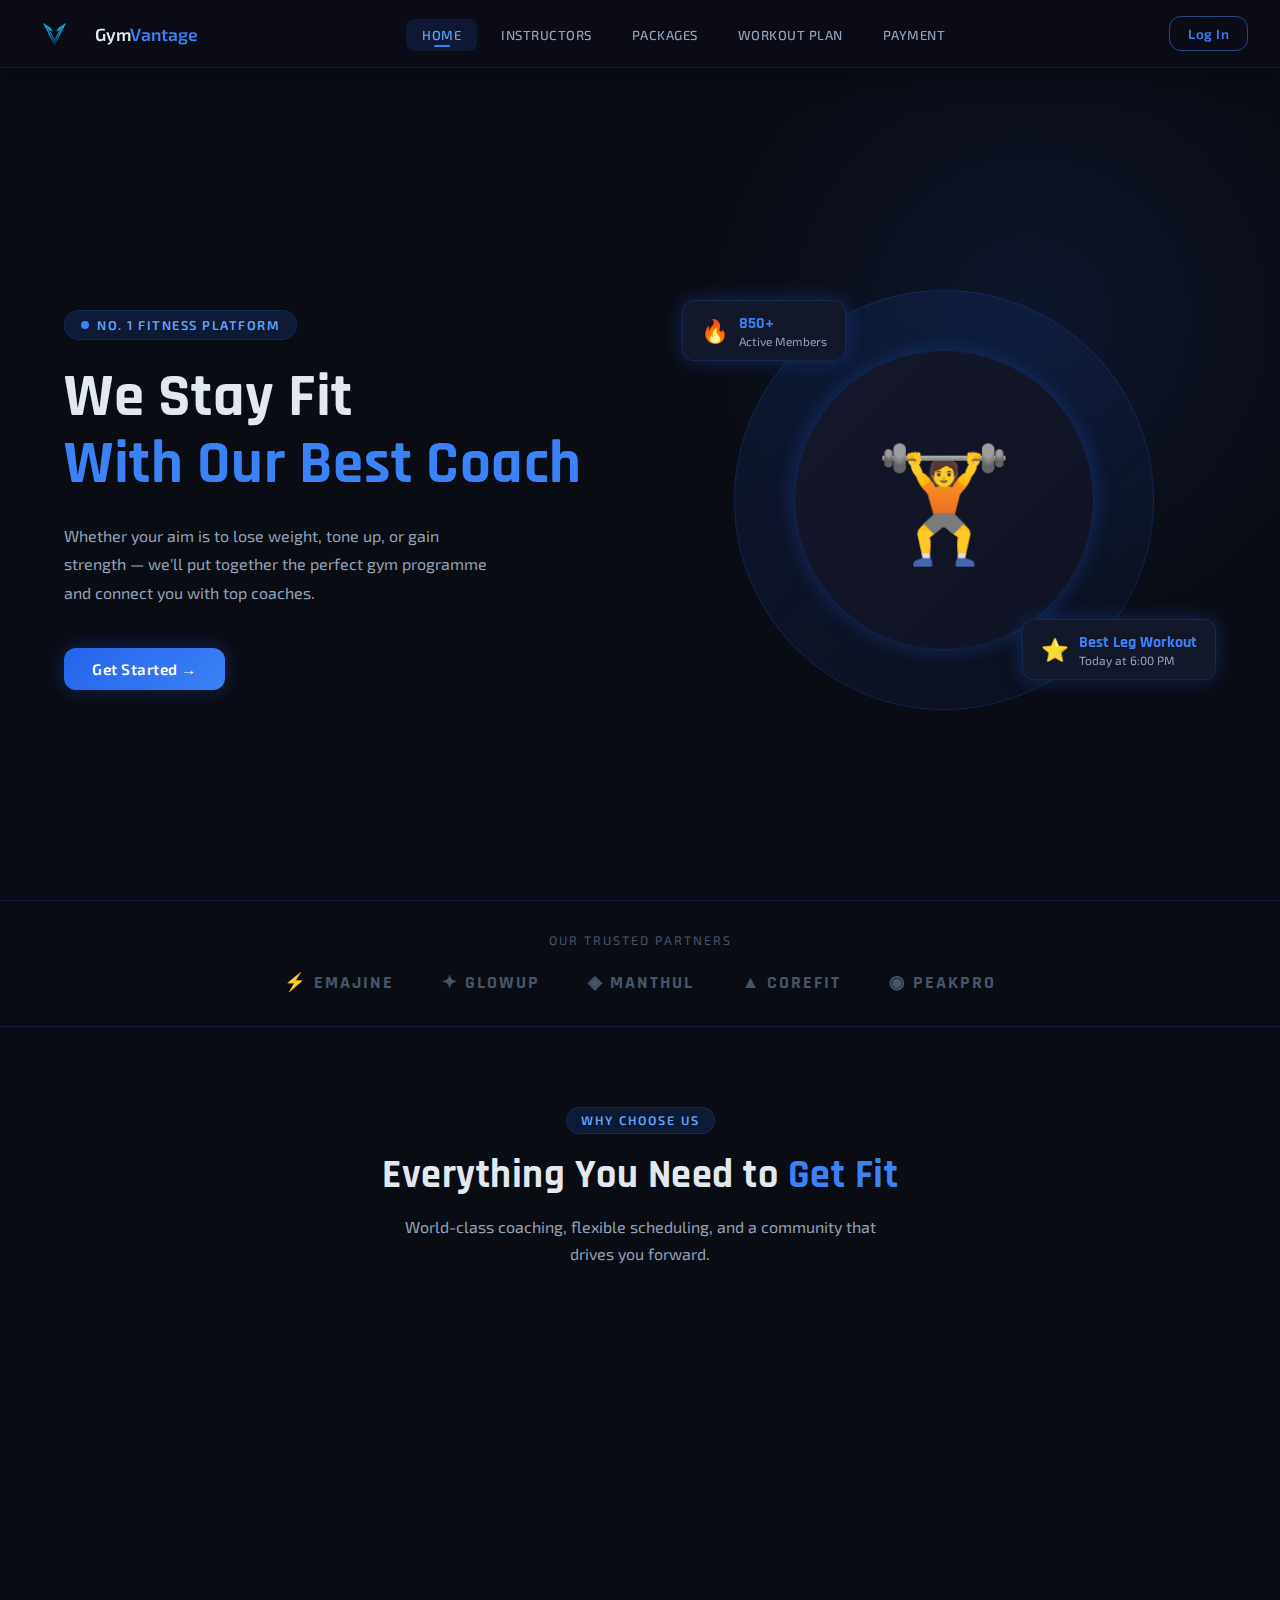
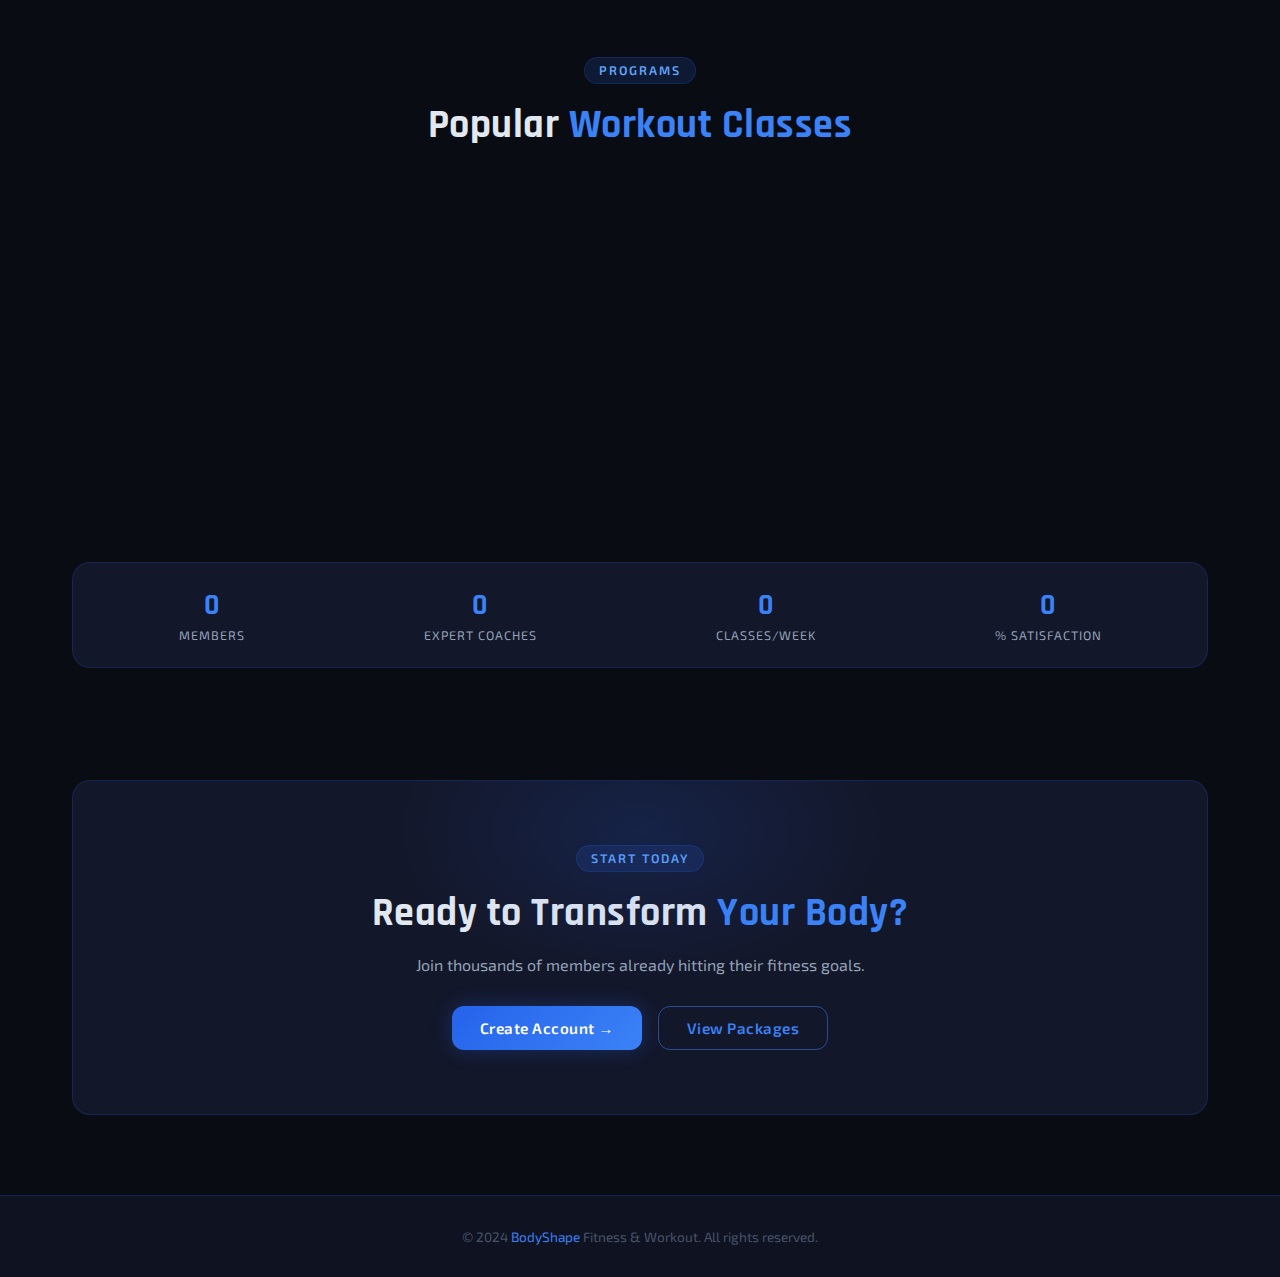
<file: index.html>
<!DOCTYPE html>
<html lang="en">
<head>
  <meta charset="UTF-8" />
  <meta name="viewport" content="width=device-width, initial-scale=1.0"/>
  <title>GymShape — Fitness & Workout</title>
  <link rel="stylesheet" href="css/style.css"/>
  <style>
    /* ===== HERO ===== */
    .hero {
      min-height: calc(100vh - 68px);
      display: grid;
      grid-template-columns: 1fr 1fr;
      align-items: center;
      gap: 4rem;
      padding: 5rem 4rem 3rem;
      position: relative;
      overflow: hidden;
    }
    .hero::before {
      content: '';
      position: absolute;
      top: -100px; right: -100px;
      width: 700px; height: 700px;
      background: radial-gradient(circle, rgba(37,99,235,0.1) 0%, transparent 65%);
      pointer-events: none;
    }
    .hero-tag {
      display: inline-flex;
      align-items: center;
      gap: 8px;
      background: var(--blue-dim);
      border: 1px solid var(--border);
      color: var(--blue-glow);
      padding: 6px 16px;
      border-radius: 20px;
      font-size: 0.8rem;
      font-weight: 600;
      text-transform: uppercase;
      letter-spacing: 1.5px;
      margin-bottom: 1.5rem;
    }
    .hero-tag span { width:8px; height:8px; background:var(--blue-light); border-radius:50%; animation: glowPulse 2s ease infinite; }
    .hero-title {
      font-size: 3.8rem;
      line-height: 1.1;
      margin-bottom: 1.5rem;
    }
    .hero-title .line2 { color: var(--blue-light); }
    .hero-subtitle {
      color: var(--text-secondary);
      font-size: 1rem;
      line-height: 1.8;
      margin-bottom: 2.5rem;
      max-width: 440px;
    }
    .hero-actions {
      display: flex;
      gap: 1rem;
      align-items: center;
    }
    .play-btn {
      display: flex;
      align-items: center;
      gap: 10px;
      color: var(--text-secondary);
      font-weight: 500;
      font-size: 0.9rem;
      transition: var(--transition);
      cursor: pointer;
    }
    .play-btn:hover { color: var(--blue-glow); }
    .play-icon {
      width: 44px; height: 44px;
      border: 1.5px solid var(--border-hover);
      border-radius: 50%;
      display: flex; align-items: center; justify-content: center;
      transition: var(--transition);
      font-size: 0.9rem;
    }
    .play-btn:hover .play-icon {
      background: var(--blue-dim);
      border-color: var(--blue-glow);
      box-shadow: var(--shadow-blue);
    }
    .hero-visual {
      position: relative;
      display: flex;
      align-items: center;
      justify-content: center;
      height: 520px;
    }
    .hero-bg-circle {
      width: 420px; height: 420px;
      border-radius: 50%;
      background: linear-gradient(135deg, rgba(37,99,235,0.12) 0%, rgba(37,99,235,0.04) 100%);
      border: 1px solid var(--border);
      display: flex; align-items: center; justify-content: center;
      position: relative;
      animation: float 6s ease-in-out infinite;
    }
    .hero-inner-circle {
      width: 300px; height: 300px;
      border-radius: 50%;
      background: linear-gradient(135deg, var(--bg-card), var(--bg-secondary));
      border: 1px solid var(--border);
      display: flex; align-items: center; justify-content: center;
      font-size: 7rem;
      box-shadow: var(--shadow-blue);
    }
    .hero-float-badge {
      position: absolute;
      background: var(--bg-card);
      border: 1px solid var(--border);
      border-radius: var(--radius);
      padding: 12px 18px;
      box-shadow: var(--shadow-blue);
      display: flex; align-items: center; gap: 10px;
      backdrop-filter: blur(8px);
      animation: float 4s ease-in-out infinite;
    }
    .hero-float-badge.b1 { top: 60px; left: 10px; animation-delay: 0s; }
    .hero-float-badge.b2 { bottom: 80px; right: 0px; animation-delay: 1.5s; }
    .badge-icon { font-size: 1.4rem; }
    .badge-text-sm { font-size: 0.75rem; color: var(--text-secondary); }
    .badge-text-lg { font-size: 1rem; font-weight: 700; color: var(--blue-light); font-family: 'Rajdhani', sans-serif; }
    /* ===== PARTNERS ===== */
    .partners {
      padding: 2rem 4rem;
      border-top: 1px solid var(--border);
      border-bottom: 1px solid var(--border);
    }
    .partners-label {
      font-size: 0.78rem;
      text-transform: uppercase;
      letter-spacing: 2px;
      color: var(--text-muted);
      margin-bottom: 1.5rem;
      text-align: center;
    }
    .partners-row {
      display: flex;
      justify-content: center;
      gap: 3rem;
      align-items: center;
      flex-wrap: wrap;
    }
    .partner-item {
      color: var(--text-muted);
      font-family: 'Rajdhani', sans-serif;
      font-size: 1.1rem;
      font-weight: 700;
      letter-spacing: 2px;
      text-transform: uppercase;
      transition: var(--transition);
      cursor: default;
    }
    .partner-item:hover { color: var(--blue-light); }
    /* ===== FEATURES ===== */
    .feature-card {
      padding: 2rem;
      text-align: center;
    }
    .feature-icon {
      width: 64px; height: 64px;
      background: var(--blue-dim);
      border: 1px solid var(--border);
      border-radius: 16px;
      display: flex; align-items: center; justify-content: center;
      font-size: 1.8rem;
      margin: 0 auto 1.2rem;
      transition: var(--transition);
    }
    .feature-card:hover .feature-icon {
      background: linear-gradient(135deg, var(--blue-accent), var(--blue-light));
      box-shadow: var(--shadow-blue);
      transform: scale(1.1) rotate(-5deg);
    }
    .feature-title {
      font-size: 1.2rem;
      margin-bottom: 0.5rem;
    }
    .feature-desc {
      color: var(--text-secondary);
      font-size: 0.88rem;
      line-height: 1.7;
    }
    /* ===== WORKOUT CLASSES ===== */
    .class-card {
      position: relative;
      overflow: hidden;
    }
    .class-emoji {
      font-size: 3rem;
      margin-bottom: 1rem;
      display: block;
      transition: var(--transition);
    }
    .class-card:hover .class-emoji { transform: scale(1.15); }
    .class-title { font-size: 1.3rem; margin-bottom: 0.4rem; }
    .class-meta { color: var(--text-muted); font-size: 0.82rem; text-transform: uppercase; letter-spacing: 1px; }
    /* ===== CTA ===== */
    .cta-section {
      background: var(--bg-card);
      border: 1px solid var(--border);
      border-radius: var(--radius-lg);
      padding: 4rem;
      text-align: center;
      position: relative;
      overflow: hidden;
    }
    .cta-section::before {
      content: '';
      position: absolute;
      top: -100px; left: 50%; transform: translateX(-50%);
      width: 500px; height: 300px;
      background: radial-gradient(ellipse, rgba(37,99,235,0.15) 0%, transparent 70%);
    }
    .cta-title { font-size: 2.5rem; margin-bottom: 1rem; }
    .cta-subtitle { color: var(--text-secondary); margin-bottom: 2rem; }
    /* ===== FOOTER ===== */
    footer {
      background: var(--bg-secondary);
      border-top: 1px solid var(--border);
      padding: 2rem 4rem;
      text-align: center;
      color: var(--text-muted);
      font-size: 0.85rem;
    }
    footer span { color: var(--blue-light); }
  </style>
</head>
<body>
  <!-- NAVBAR -->
  <nav class="navbar">
  <a href="index.html" class="navbar-brand">
    <img src="Images/Vantage.png" alt="Vantage Logo" style="height:45px;">
    <span style="font-weight:600;font-size:1.1rem;margin-left:8px;">
      Gym<span style="color:var(--blue-light)">Vantage</span>
    </span>
  </a>
    <ul class="navbar-nav">
      <li><a href="index.html" class="nav-link active">Home</a></li>
      <li><a href="pages/instructors.html" class="nav-link">Instructors</a></li>
      <li><a href="pages/packages.html" class="nav-link">Packages</a></li>
      <li><a href="pages/workout-plan.html" class="nav-link">Workout Plan</a></li>
      <li><a href="pages/payment.html" class="nav-link">Payment</a></li>
    </ul>
    <div style="display:flex;gap:0.75rem;align-items:center;">
      <a href="pages/login.html" class="btn btn-outline" style="padding:8px 18px;font-size:0.85rem;">Log In</a>
    </div>
  </nav>

  <div class="page-wrapper">
    <!-- HERO -->
    <section class="hero">
      <div class="hero-content">
        <div class="hero-tag"><span></span> No. 1 Fitness Platform</div>
        <h1 class="hero-title animate-fade-up">
          We Stay Fit<br/>
          <span class="line2">With Our Best Coach</span>
        </h1>
        <p class="hero-subtitle animate-fade-up animate-delay-1">
          Whether your aim is to lose weight, tone up, or gain strength — we'll put together the perfect gym programme and connect you with top coaches.
        </p>
        <div class="hero-actions animate-fade-up animate-delay-2">
          <a href="pages/register.html" class="btn btn-primary">Get Started →</a>
        </div>
      </div>
      <div class="hero-visual">
        <div class="hero-bg-circle">
          <div class="hero-inner-circle">🏋️</div>
        </div>
        <div class="hero-float-badge b1">
          <div class="badge-icon">🔥</div>
          <div>
            <div class="badge-text-lg">850+</div>
            <div class="badge-text-sm">Active Members</div>
          </div>
        </div>
        <div class="hero-float-badge b2">
          <div class="badge-icon">⭐</div>
          <div>
            <div class="badge-text-lg">Best Leg Workout</div>
            <div class="badge-text-sm">Today at 6:00 PM</div>
          </div>
        </div>
      </div>
    </section>

    <!-- PARTNERS -->
    <div class="partners">
      <div class="partners-label">Our Trusted Partners</div>
      <div class="partners-row">
        <span class="partner-item">⚡ emajine</span>
        <span class="partner-item">✦ GlowUP</span>
        <span class="partner-item">◈ manthul</span>
        <span class="partner-item">▲ CoreFit</span>
        <span class="partner-item">◉ PeakPro</span>
      </div>
    </div>

    <!-- FEATURES -->
    <section class="section">
      <div class="section-header">
        <div class="section-tag">Why Choose Us</div>
        <h2 class="section-title">Everything You Need to <span>Get Fit</span></h2>
        <p class="section-subtitle">World-class coaching, flexible scheduling, and a community that drives you forward.</p>
      </div>
      <div class="grid-4">
        <div class="card feature-card">
          <div class="feature-icon">🏆</div>
          <h4 class="feature-title">Expert Coaches</h4>
          <p class="feature-desc">Certified professionals with 10+ years of experience in fitness and nutrition.</p>
        </div>
        <div class="card feature-card">
          <div class="feature-icon">📅</div>
          <h4 class="feature-title">Flexible Schedule</h4>
          <p class="feature-desc">Book sessions 24/7 and train at your own pace with personalized plans.</p>
        </div>
        <div class="card feature-card">
          <div class="feature-icon">💊</div>
          <h4 class="feature-title">Nutrition Plans</h4>
          <p class="feature-desc">Custom meal plans designed to complement your specific workout goals.</p>
        </div>
        <div class="card feature-card">
          <div class="feature-icon">📊</div>
          <h4 class="feature-title">Track Progress</h4>
          <p class="feature-desc">Monitor your growth with detailed analytics and weekly reports.</p>
        </div>
      </div>
    </section>

    <!-- CLASSES -->
    <section class="section" style="padding-top:0;">
      <div class="section-header">
        <div class="section-tag">Programs</div>
        <h2 class="section-title">Popular <span>Workout Classes</span></h2>
      </div>
      <div class="grid-3">
        <div class="card class-card">
          <span class="class-emoji">🥊</span>
          <h4 class="class-title">Boxing Cardio</h4>
          <p class="class-meta">60 min · High Intensity · Mon & Wed</p>
          <div class="divider"></div>
          <a href="pages/workout-plan.html" class="btn btn-outline" style="padding:8px 18px;font-size:0.85rem;">View Plan</a>
        </div>
        <div class="card class-card">
          <span class="class-emoji">🧘</span>
          <h4 class="class-title">Yoga & Stretch</h4>
          <p class="class-meta">45 min · Low Intensity · Tue & Thu</p>
          <div class="divider"></div>
          <a href="pages/workout-plan.html" class="btn btn-outline" style="padding:8px 18px;font-size:0.85rem;">View Plan</a>
        </div>
        <div class="card class-card">
          <span class="class-emoji">🏃</span>
          <h4 class="class-title">HIIT Training</h4>
          <p class="class-meta">30 min · Max Intensity · Daily</p>
          <div class="divider"></div>
          <a href="pages/workout-plan.html" class="btn btn-outline" style="padding:8px 18px;font-size:0.85rem;">View Plan</a>
        </div>
      </div>
    </section>

    <!-- STATS -->
    <section class="section" style="padding-top:0;">
      <div class="stats-bar" style="justify-content:space-around;text-align:center;">
        <div class="stat-item">
          <div class="stat-value" data-counter="1200">0</div>
          <div class="stat-label">Members</div>
        </div>
        <div class="stat-item">
          <div class="stat-value" data-counter="48">0</div>
          <div class="stat-label">Expert Coaches</div>
        </div>
        <div class="stat-item">
          <div class="stat-value" data-counter="30">0</div>
          <div class="stat-label">Classes/Week</div>
        </div>
        <div class="stat-item">
          <div class="stat-value" data-counter="99">0</div>
          <div class="stat-label">% Satisfaction</div>
        </div>
      </div>
    </section>

    <!-- CTA -->
    <section class="section" style="padding-top:0;">
      <div class="cta-section">
        <div class="section-tag" style="margin-bottom:1rem;">Start Today</div>
        <h2 class="cta-title">Ready to Transform <span style="color:var(--blue-light)">Your Body?</span></h2>
        <p class="cta-subtitle">Join thousands of members already hitting their fitness goals.</p>
        <div style="display:flex;gap:1rem;justify-content:center;flex-wrap:wrap;">
          <a href="pages/register.html" class="btn btn-primary">Create Account →</a>
          <a href="pages/packages.html" class="btn btn-outline">View Packages</a>
        </div>
      </div>
    </section>

    <footer>
      <p>© 2024 <span>BodyShape</span> Fitness & Workout. All rights reserved.</p>
    </footer>
  </div>
  <script src="js/main.js"></script>
</body>
</html>
</file>
<file: css/style.css>
/* ===========================
   GLOBAL STYLES - DARK THEME
   =========================== */

@import url('https://fonts.googleapis.com/css2?family=Rajdhani:wght@400;500;600;700&family=Exo+2:wght@300;400;500;600;700&display=swap');

:root {
  --bg-primary: #0a0c14;
  --bg-secondary: #0f1221;
  --bg-card: #13172a;
  --bg-card-hover: #1a1f35;
  --blue-accent: #2563eb;
  --blue-light: #3b82f6;
  --blue-glow: #60a5fa;
  --blue-dim: rgba(37, 99, 235, 0.15);
  --text-primary: #e2e8f0;
  --text-secondary: #94a3b8;
  --text-muted: #475569;
  --border: rgba(37, 99, 235, 0.2);
  --border-hover: rgba(59, 130, 246, 0.5);
  --shadow-blue: 0 0 20px rgba(37, 99, 235, 0.3);
  --shadow-blue-lg: 0 0 40px rgba(37, 99, 235, 0.4);
  --shadow-card: 0 4px 24px rgba(0, 0, 0, 0.4);
  --transition: all 0.3s cubic-bezier(0.4, 0, 0.2, 1);
  --radius: 12px;
  --radius-lg: 18px;
}

* {
  margin: 0;
  padding: 0;
  box-sizing: border-box;
}

html {
  scroll-behavior: smooth;
}

body {
  font-family: 'Exo 2', sans-serif;
  background-color: var(--bg-primary);
  color: var(--text-primary);
  min-height: 100vh;
  overflow-x: hidden;
}

h1, h2, h3, h4, h5 {
  font-family: 'Rajdhani', sans-serif;
  font-weight: 700;
  letter-spacing: 0.5px;
}

a {
  text-decoration: none;
  color: inherit;
}

/* ===========================
   NAVBAR
   =========================== */

.navbar {
  position: fixed;
  top: 0;
  left: 0;
  right: 0;
  z-index: 1000;
  background: rgba(10, 12, 20, 0.85);
  backdrop-filter: blur(16px);
  -webkit-backdrop-filter: blur(16px);
  border-bottom: 1px solid var(--border);
  padding: 0 2rem;
  height: 68px;
  display: flex;
  align-items: center;
  justify-content: space-between;
  box-shadow: 0 2px 30px rgba(0, 0, 0, 0.5);
}

.navbar-brand {
  display: flex;
  align-items: center;
  gap: 10px;
}

.navbar-brand .logo-icon {
  width: 38px;
  height: 38px;
  background: linear-gradient(135deg, var(--blue-accent), var(--blue-glow));
  border-radius: 10px;
  display: flex;
  align-items: center;
  justify-content: center;
  font-size: 1.2rem;
  box-shadow: var(--shadow-blue);
  transition: var(--transition);
}

.navbar-brand:hover .logo-icon {
  box-shadow: var(--shadow-blue-lg);
  transform: rotate(-5deg) scale(1.05);
}

.navbar-brand .brand-name {
  font-family: 'Rajdhani', sans-serif;
  font-size: 1.5rem;
  font-weight: 700;
  letter-spacing: 1px;
}

.brand-bold { color: var(--text-primary); }
.brand-accent { color: var(--blue-light); }

.navbar-nav {
  display: flex;
  align-items: center;
  gap: 0.5rem;
  list-style: none;
}

.nav-link {
  padding: 8px 16px;
  color: var(--text-secondary);
  font-weight: 500;
  font-size: 0.9rem;
  letter-spacing: 0.5px;
  border-radius: 8px;
  transition: var(--transition);
  position: relative;
  text-transform: uppercase;
  font-size: 0.82rem;
}

.nav-link:hover,
.nav-link.active {
  color: var(--blue-glow);
  background: var(--blue-dim);
}

.nav-link.active::after {
  content: '';
  position: absolute;
  bottom: 4px;
  left: 50%;
  transform: translateX(-50%);
  width: 16px;
  height: 2px;
  background: var(--blue-light);
  border-radius: 2px;
}

.nav-meta {
  display: flex;
  align-items: center;
  gap: 0.5rem;
  font-size: 0.82rem;
  color: var(--text-secondary);
}

.nav-meta span {
  display: flex;
  align-items: center;
  gap: 5px;
}

.btn-appointment {
  background: linear-gradient(135deg, var(--blue-accent), var(--blue-light));
  color: #fff;
  padding: 9px 20px;
  border-radius: 8px;
  font-weight: 600;
  font-size: 0.85rem;
  letter-spacing: 0.5px;
  text-transform: uppercase;
  transition: var(--transition);
  box-shadow: var(--shadow-blue);
  border: none;
  cursor: pointer;
}

.btn-appointment:hover {
  transform: translateY(-2px);
  box-shadow: var(--shadow-blue-lg);
}

/* ===========================
   BUTTONS
   =========================== */

.btn {
  display: inline-flex;
  align-items: center;
  gap: 8px;
  padding: 12px 28px;
  border-radius: var(--radius);
  font-family: 'Exo 2', sans-serif;
  font-weight: 600;
  font-size: 0.95rem;
  cursor: pointer;
  transition: var(--transition);
  border: none;
  letter-spacing: 0.5px;
}

.btn-primary {
  background: linear-gradient(135deg, var(--blue-accent), var(--blue-light));
  color: #fff;
  box-shadow: var(--shadow-blue);
}

.btn-primary:hover {
  transform: translateY(-3px);
  box-shadow: var(--shadow-blue-lg);
}

.btn-outline {
  background: transparent;
  color: var(--blue-light);
  border: 1.5px solid var(--border-hover);
}

.btn-outline:hover {
  background: var(--blue-dim);
  border-color: var(--blue-glow);
  color: var(--blue-glow);
  transform: translateY(-2px);
  box-shadow: var(--shadow-blue);
}

/* ===========================
   CARDS
   =========================== */

.card {
  background: var(--bg-card);
  border: 1px solid var(--border);
  border-radius: var(--radius-lg);
  padding: 1.5rem;
  transition: var(--transition);
  box-shadow: var(--shadow-card);
}

.card:hover {
  background: var(--bg-card-hover);
  border-color: var(--border-hover);
  transform: translateY(-4px);
  box-shadow: var(--shadow-blue-lg), var(--shadow-card);
}

/* ===========================
   FORM ELEMENTS
   =========================== */

.form-group {
  margin-bottom: 1.25rem;
}

.form-label {
  display: block;
  margin-bottom: 0.5rem;
  color: var(--text-secondary);
  font-size: 0.88rem;
  font-weight: 500;
  letter-spacing: 0.5px;
  text-transform: uppercase;
}

.form-control {
  width: 100%;
  padding: 12px 16px;
  background: var(--bg-secondary);
  border: 1.5px solid var(--border);
  border-radius: var(--radius);
  color: var(--text-primary);
  font-family: 'Exo 2', sans-serif;
  font-size: 0.95rem;
  transition: var(--transition);
  outline: none;
}

.form-control:focus {
  border-color: var(--blue-light);
  box-shadow: 0 0 0 3px rgba(37, 99, 235, 0.2);
  background: var(--bg-card);
}

.form-control::placeholder {
  color: var(--text-muted);
}

select.form-control {
  cursor: pointer;
  appearance: none;
  background-image: url("data:image/svg+xml,%3Csvg xmlns='http://www.w3.org/2000/svg' width='12' height='12' viewBox='0 0 12 12'%3E%3Cpath fill='%2394a3b8' d='M6 8L1 3h10z'/%3E%3C/svg%3E");
  background-repeat: no-repeat;
  background-position: right 16px center;
}

/* ===========================
   PAGE LAYOUT
   =========================== */

.page-wrapper {
  min-height: 100vh;
  padding-top: 68px;
}

.section {
  padding: 5rem 2rem;
  max-width: 1200px;
  margin: 0 auto;
}

.section-header {
  text-align: center;
  margin-bottom: 3.5rem;
}

.section-tag {
  display: inline-block;
  background: var(--blue-dim);
  color: var(--blue-glow);
  padding: 5px 14px;
  border-radius: 20px;
  font-size: 0.78rem;
  font-weight: 600;
  letter-spacing: 2px;
  text-transform: uppercase;
  margin-bottom: 1rem;
  border: 1px solid var(--border);
}

.section-title {
  font-size: 2.5rem;
  color: var(--text-primary);
  margin-bottom: 0.75rem;
}

.section-title span {
  color: var(--blue-light);
}

.section-subtitle {
  color: var(--text-secondary);
  font-size: 1rem;
  max-width: 500px;
  margin: 0 auto;
  line-height: 1.7;
}

/* ===========================
   GRID LAYOUTS
   =========================== */

.grid-2 { display: grid; grid-template-columns: repeat(2, 1fr); gap: 1.5rem; }
.grid-3 { display: grid; grid-template-columns: repeat(3, 1fr); gap: 1.5rem; }
.grid-4 { display: grid; grid-template-columns: repeat(4, 1fr); gap: 1.5rem; }

@media (max-width: 1024px) {
  .grid-4 { grid-template-columns: repeat(2, 1fr); }
  .grid-3 { grid-template-columns: repeat(2, 1fr); }
}

@media (max-width: 768px) {
  .grid-2, .grid-3, .grid-4 { grid-template-columns: 1fr; }
  .navbar-nav { display: none; }
  .nav-meta { display: none; }
  .section { padding: 3rem 1rem; }
  .section-title { font-size: 1.8rem; }
}

/* ===========================
   BADGE / TAGS
   =========================== */

.badge {
  display: inline-block;
  padding: 4px 12px;
  border-radius: 20px;
  font-size: 0.75rem;
  font-weight: 600;
  letter-spacing: 0.5px;
  text-transform: uppercase;
}

.badge-blue {
  background: var(--blue-dim);
  color: var(--blue-glow);
  border: 1px solid var(--border);
}

.badge-green {
  background: rgba(16, 185, 129, 0.12);
  color: #34d399;
  border: 1px solid rgba(16, 185, 129, 0.2);
}

.badge-orange {
  background: rgba(245, 158, 11, 0.12);
  color: #fbbf24;
  border: 1px solid rgba(245, 158, 11, 0.2);
}

/* ===========================
   SCROLLBAR
   =========================== */

::-webkit-scrollbar { width: 6px; }
::-webkit-scrollbar-track { background: var(--bg-primary); }
::-webkit-scrollbar-thumb {
  background: var(--blue-accent);
  border-radius: 3px;
}
::-webkit-scrollbar-thumb:hover { background: var(--blue-light); }

/* ===========================
   ANIMATIONS
   =========================== */

@keyframes fadeInUp {
  from { opacity: 0; transform: translateY(30px); }
  to { opacity: 1; transform: translateY(0); }
}

@keyframes glowPulse {
  0%, 100% { box-shadow: var(--shadow-blue); }
  50% { box-shadow: var(--shadow-blue-lg); }
}

@keyframes float {
  0%, 100% { transform: translateY(0); }
  50% { transform: translateY(-10px); }
}

.animate-fade-up {
  animation: fadeInUp 0.6s ease forwards;
}

.animate-delay-1 { animation-delay: 0.1s; }
.animate-delay-2 { animation-delay: 0.2s; }
.animate-delay-3 { animation-delay: 0.3s; }
.animate-delay-4 { animation-delay: 0.4s; }

/* ===========================
   DIVIDER
   =========================== */

.divider {
  height: 1px;
  background: linear-gradient(to right, transparent, var(--border), transparent);
  margin: 2rem 0;
}

/* ===========================
   AUTH PAGE SPECIFIC
   =========================== */

.auth-wrapper {
  min-height: 100vh;
  display: flex;
  align-items: center;
  justify-content: center;
  padding: 2rem;
  background: var(--bg-primary);
  position: relative;
  overflow: hidden;
}

.auth-wrapper::before {
  content: '';
  position: absolute;
  top: -200px;
  right: -200px;
  width: 600px;
  height: 600px;
  background: radial-gradient(circle, rgba(37, 99, 235, 0.08) 0%, transparent 70%);
  pointer-events: none;
}

.auth-wrapper::after {
  content: '';
  position: absolute;
  bottom: -200px;
  left: -200px;
  width: 500px;
  height: 500px;
  background: radial-gradient(circle, rgba(37, 99, 235, 0.06) 0%, transparent 70%);
  pointer-events: none;
}

.auth-card {
  background: var(--bg-card);
  border: 1px solid var(--border);
  border-radius: var(--radius-lg);
  padding: 2.5rem;
  width: 100%;
  max-width: 480px;
  box-shadow: var(--shadow-card);
  position: relative;
  z-index: 1;
  animation: fadeInUp 0.6s ease;
}

.auth-header {
  text-align: center;
  margin-bottom: 2rem;
}

.auth-logo {
  width: 56px;
  height: 56px;
  background: linear-gradient(135deg, var(--blue-accent), var(--blue-glow));
  border-radius: 14px;
  display: flex;
  align-items: center;
  justify-content: center;
  font-size: 1.6rem;
  margin: 0 auto 1rem;
  box-shadow: var(--shadow-blue);
  animation: glowPulse 3s ease infinite;
}

.auth-title {
  font-size: 1.8rem;
  color: var(--text-primary);
}

.auth-subtitle {
  color: var(--text-secondary);
  font-size: 0.9rem;
  margin-top: 0.4rem;
}

/* ===========================
   STATS BAR
   =========================== */

.stats-bar {
  display: flex;
  gap: 2rem;
  background: var(--bg-card);
  border: 1px solid var(--border);
  border-radius: var(--radius-lg);
  padding: 1.5rem 2rem;
  margin-bottom: 2rem;
}

.stat-item {
  display: flex;
  flex-direction: column;
  gap: 4px;
}

.stat-value {
  font-family: 'Rajdhani', sans-serif;
  font-size: 1.8rem;
  font-weight: 700;
  color: var(--blue-light);
}

.stat-label {
  font-size: 0.78rem;
  color: var(--text-secondary);
  text-transform: uppercase;
  letter-spacing: 1px;
}
</file>
